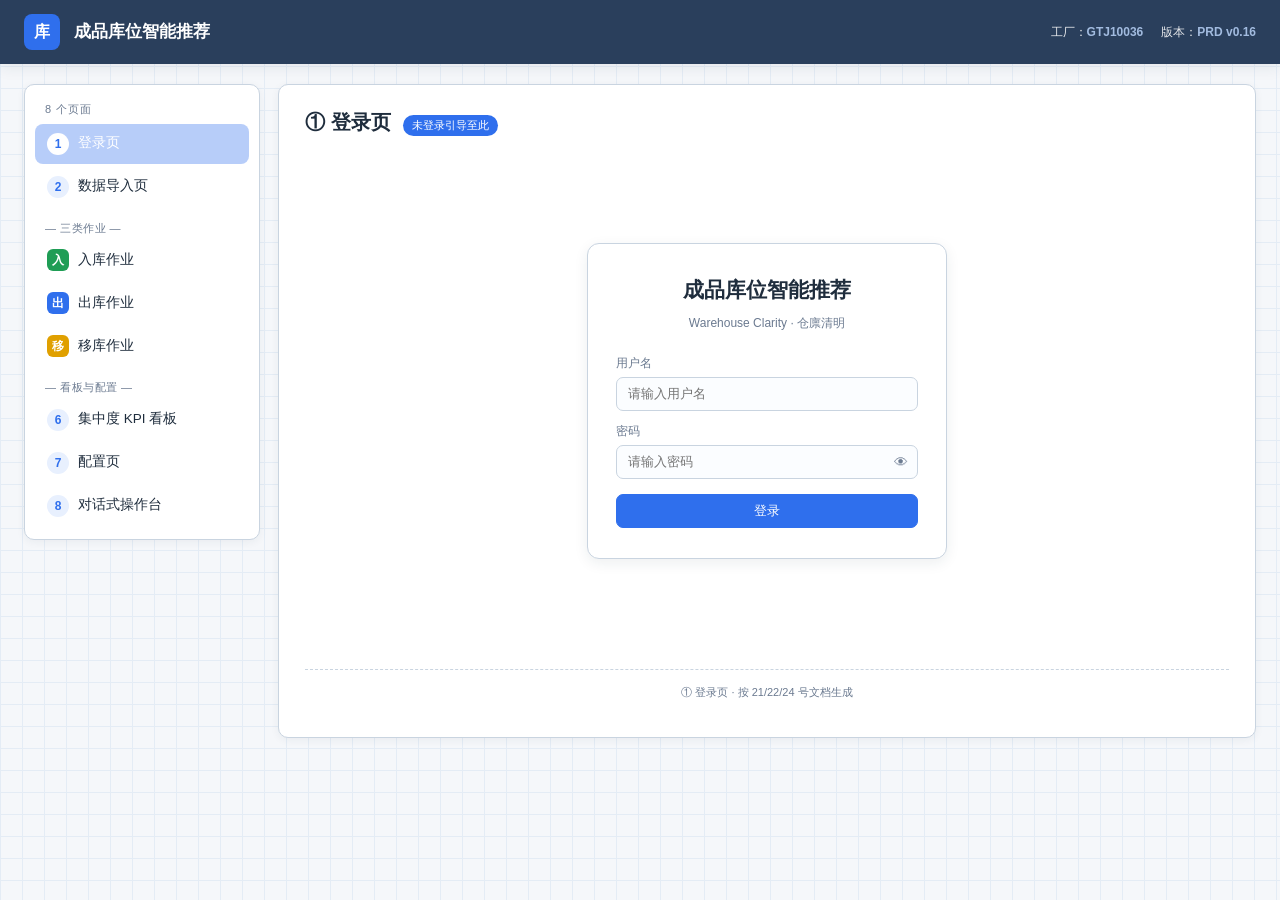
<file: backend/frontend/index.html>
<!DOCTYPE html>
<html lang="zh-CN">
<head>
<meta charset="UTF-8">
<meta http-equiv="refresh" content="0; url=login.html">
<title>成品库位智能推荐 · 入口</title>
</head>
<body>
正在跳转到登录页…如未自动跳转，请<a href="login.html">点击此处</a>。
</body>
</html>
</file>
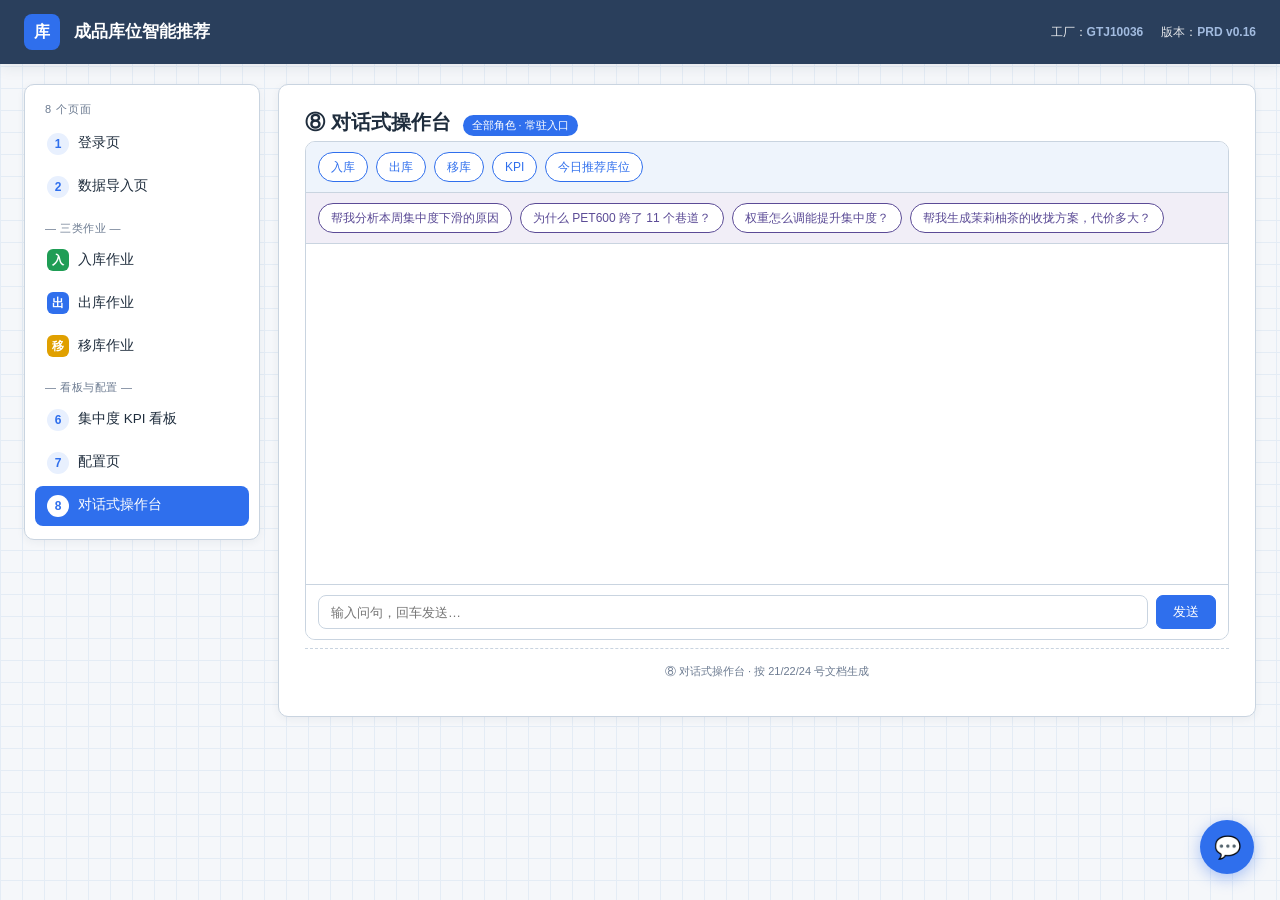
<file: backend/frontend/chat.html>
<!DOCTYPE html>
<html lang="zh-CN">
<head>
<meta charset="UTF-8">
<meta name="viewport" content="width=device-width, initial-scale=1.0">
<title>⑧ 对话式操作台 · 成品库位智能推荐</title>
<link rel="icon" href="data:,">
<link rel="stylesheet" href="assets/styles.css">
</head>
<body data-page="p8">

<header>
  <div class="logo">库</div>
  <h1>成品库位智能推荐</h1>
  <div class="meta">
    <span>工厂：<b>GTJ10036</b></span>
    <span>版本：<b>PRD v0.16</b></span>
  </div>
</header>

<div class="wrap">
  <nav>
    <div class="nt">8 个页面</div>
    <a href="login.html" data-tab="p1"><span class="num">1</span>登录页</a>
    <a href="data-import.html" data-tab="p2"><span class="num">2</span>数据导入页</a>
    <div class="grp">— 三类作业 —</div>
    <a href="inbound.html" data-tab="p3"><span class="op-ic" style="background:var(--green)">入</span>入库作业</a>
    <a href="outbound.html" data-tab="p4"><span class="op-ic" style="background:var(--blue)">出</span>出库作业</a>
    <a href="transfer.html" data-tab="p5"><span class="op-ic" style="background:var(--amber)">移</span>移库作业</a>
    <div class="grp">— 看板与配置 —</div>
    <a href="kpi-dashboard.html" data-tab="p6"><span class="num">6</span>集中度 KPI 看板</a>
    <a href="config.html" data-tab="p7"><span class="num">7</span>配置页</a>
    <a href="chat.html" data-tab="p8"><span class="num">8</span>对话式操作台</a>
  </nav>

  <main>
    <div class="sec-head"><h2>⑧ 对话式操作台</h2><span class="sec-tag">全部角色 · 常驻入口</span></div>

    <div class="chat">
      <div class="bar">
        <a class="qs" href="inbound.html">入库</a>
        <a class="qs" href="outbound.html">出库</a>
        <a class="qs" href="transfer.html">移库</a>
        <a class="qs" href="kpi-dashboard.html">KPI</a>
        <a class="qs" href="inbound.html">今日推荐库位</a>
      </div>
      <div class="bar bar2">
        <span class="qs l2">帮我分析本周集中度下滑的原因</span>
        <span class="qs l2">为什么 PET600 跨了 11 个巷道？</span>
        <span class="qs l2">权重怎么调能提升集中度？</span>
        <span class="qs l2">帮我生成茉莉柚茶的收拢方案，代价多大？</span>
      </div>
      <div class="body"></div>
      <div class="inputbar">
        <input id="chatInput" type="text" placeholder="输入问句，回车发送…" autocomplete="off">
        <button class="btn" id="chatSendBtn">发送</button>
      </div>
    </div>

    <div class="foot">⑧ 对话式操作台 · 按 21/22/24 号文档生成</div>
  </main>
</div>

<a href="chat.html" class="dock" title="对话式操作台">💬</a>
<script src="assets/app.js"></script>
<script>
(function () {
  // 对话台 L2 问句 chip 接线（spec「对话台 L2 问句 chip 触发统一入口」）：
  // 点击以 chip 文案为 question（不含 intent）调 /conversation/message；
  // write_intent=true 渲染二次确认卡（未确认不发写请求），否则 renderDualProduct 直出双产物。
  const body = document.querySelector('.chat .body');
  if (!body || !window.api || !window.renderDualProduct || !window.aiBody) return;

  document.querySelectorAll('.qs.l2').forEach(chip => {
    chip.addEventListener('click', () => ask(chip.textContent.trim()));
  });

  // 自由输入框（L2 自由输入走外部 LLM NLU）：回车或点击发送 → 同一 ask 通道。
  const input = document.getElementById('chatInput');
  const sendBtn = document.getElementById('chatSendBtn');
  function send() {
    const q = (input && input.value ? input.value : '').trim();
    if (!q) return;
    input.value = '';
    ask(q);
  }
  if (sendBtn) sendBtn.addEventListener('click', send);
  if (input) input.addEventListener('keydown', e => { if (e.key === 'Enter') send(); });

  async function ask(question) {
    const u = document.createElement('div');
    u.className = 'bub u';
    u.textContent = question;
    body.appendChild(u);
    const out = document.createElement('div');
    body.appendChild(out);
    try {
      const resp = await window.api('/conversation/message', { method: 'POST', body: window.aiBody({ question }) });
      if (resp.write_intent) renderConfirm(out, resp);
      else window.renderDualProduct(out, resp);
    } catch (e) {
      out.innerHTML = '<div class="ai-card degraded"><div class="rh">请求失败</div><div class="rb">'
        + window.escapeHtml((e.body && e.body.message) || e.message) + '</div></div>';
    }
  }

  function renderConfirm(out, resp) {
    // 写意图（③④）→ 二次确认卡；③ 确认后以 suggestion_id 调 weight/apply，④ 交移库落地流。
    const ai = resp.ai ? '<div class="cl"><b>建议</b><span>' + window.escapeHtml(resp.ai).replace(/\n/g, '<br>') + '</span></div>' : '';
    let action = '';
    if (resp.intent === 'WEIGHT_TUNE') {
      action = '<button class="btn warn" data-adopt>确认采纳（写权重）</button>';
    } else if (resp.intent === 'RELOCATE_PROPOSE') {
      action = '<a class="btn warn" style="text-decoration:none;" href="transfer.html">前往移库作业确认 ›</a>';
    }
    out.innerHTML = '<div class="confirm-card"><div class="ch">⚠ 二次确认卡 · 写操作（未确认不执行）</div>'
      + ai
      + '<div class="cbtn">' + action + '<button class="btn ghost" data-cancel>取消</button></div></div>';
    const adopt = out.querySelector('[data-adopt]');
    if (adopt) adopt.addEventListener('click', () => adoptWeight(out, resp));
    const cancel = out.querySelector('[data-cancel]');
    if (cancel) cancel.addEventListener('click', () => { cancel.textContent = '已取消'; });
  }

  async function adoptWeight(out, resp) {
    const sid = resp.rule && resp.rule.suggestion_id;
    if (!sid) { window.alert('缺少 suggestion_id，无法采纳'); return; }
    try {
      const r = await window.api('/llm/weight/apply', { method: 'POST', body: window.aiBody({ suggestion_id: sid }) });
      out.innerHTML = '<div class="ai-rule"><div class="rh">已采纳 · 权重已更新</div><div class="rb"><pre>'
        + window.escapeHtml(JSON.stringify(r, null, 2)) + '</pre></div></div>';
    } catch (e) {
      window.alert((e.body && e.body.message) || e.message);
    }
  }
})();
</script>
</body>
</html>
</file>
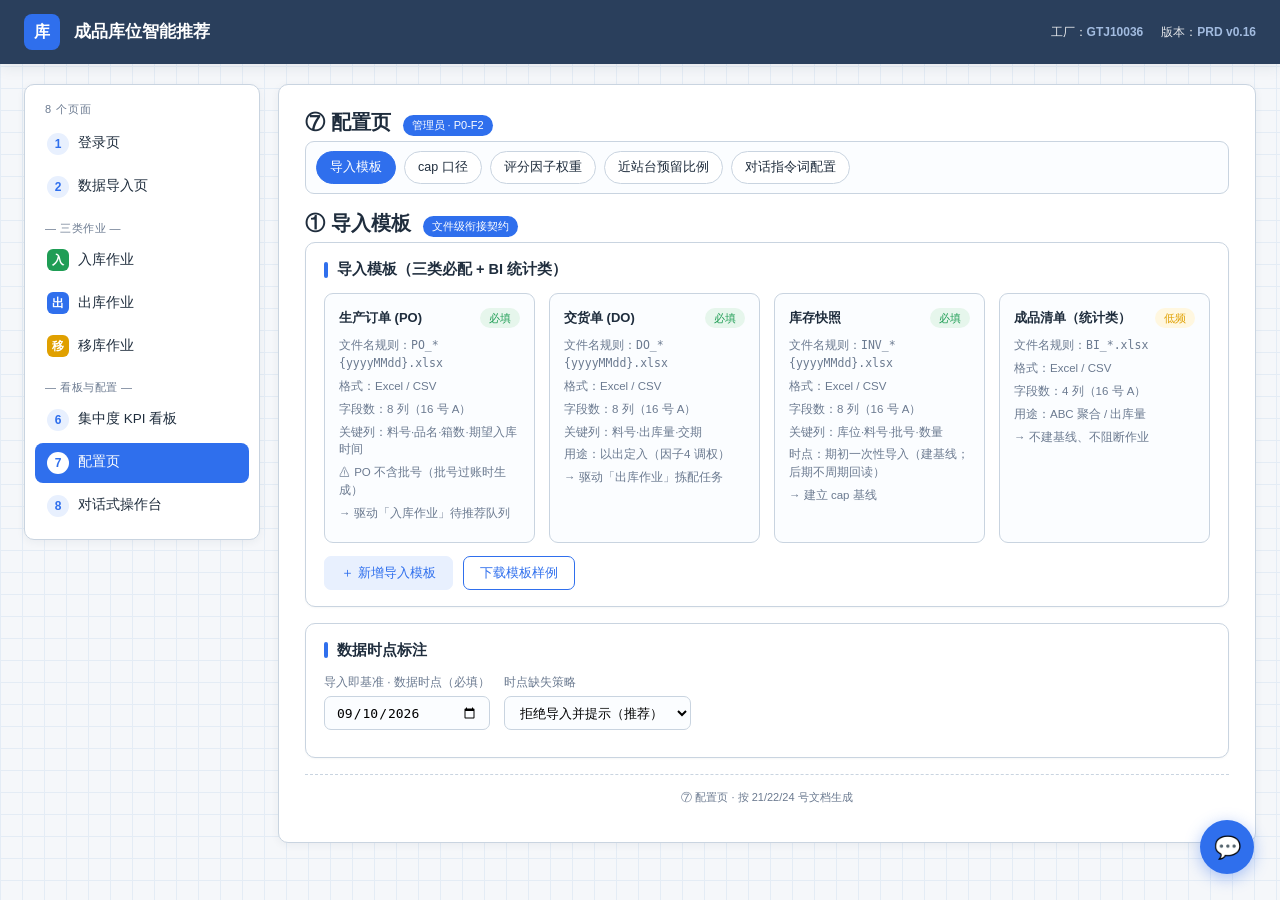
<file: backend/frontend/config.html>
<!DOCTYPE html>
<html lang="zh-CN">
<head>
<meta charset="UTF-8">
<meta name="viewport" content="width=device-width, initial-scale=1.0">
<title>⑦ 配置页 · 成品库位智能推荐</title>
<link rel="icon" href="data:,">
<link rel="stylesheet" href="assets/styles.css">
</head>
<body data-page="p7">

<header>
  <div class="logo">库</div>
  <h1>成品库位智能推荐</h1>
  <div class="meta">
    <span>工厂：<b>GTJ10036</b></span>
    <span>版本：<b>PRD v0.16</b></span>
  </div>
</header>

<div class="wrap">
  <nav>
    <div class="nt">8 个页面</div>
    <a href="login.html" data-tab="p1"><span class="num">1</span>登录页</a>
    <a href="data-import.html" data-tab="p2"><span class="num">2</span>数据导入页</a>
    <div class="grp">— 三类作业 —</div>
    <a href="inbound.html" data-tab="p3"><span class="op-ic" style="background:var(--green)">入</span>入库作业</a>
    <a href="outbound.html" data-tab="p4"><span class="op-ic" style="background:var(--blue)">出</span>出库作业</a>
    <a href="transfer.html" data-tab="p5"><span class="op-ic" style="background:var(--amber)">移</span>移库作业</a>
    <div class="grp">— 看板与配置 —</div>
    <a href="kpi-dashboard.html" data-tab="p6"><span class="num">6</span>集中度 KPI 看板</a>
    <a href="config.html" data-tab="p7"><span class="num">7</span>配置页</a>
    <a href="chat.html" data-tab="p8"><span class="num">8</span>对话式操作台</a>
  </nav>

  <main>
    <div class="sec-head"><h2>⑦ 配置页</h2><span class="sec-tag">管理员 · P0-F2</span></div>

    <div class="cf-subnav">
      <button class="active" data-ctab="c1">导入模板</button>
      <button data-ctab="c2">cap 口径</button>
      <button data-ctab="c3">评分因子权重</button>
      <button data-ctab="c4">近站台预留比例</button>
      <button data-ctab="c5">对话指令词配置</button>
    </div>

    <div id="p7">
      <!-- 7.1 导入模板 -->
      <div id="c1">
        <div class="sec-head"><h2>① 导入模板</h2><span class="sec-tag">文件级衔接契约</span></div>

        <div class="card">
          <h3>导入模板（三类必配 + BI 统计类）</h3>
          <div class="cf-tmpl">
            <div class="t">
              <div class="th">生产订单 (PO) <span class="pill ok">必填</span></div>
              <div class="line">文件名规则：<code>PO_*{yyyyMMdd}.xlsx</code></div>
              <div class="line">格式：Excel / CSV</div>
              <div class="line">字段数：8 列（16 号 A）</div>
              <div class="line">关键列：料号·品名·箱数·期望入库时间</div>
              <div class="line">⚠ PO 不含批号（批号过账时生成）</div>
              <div class="line">→ 驱动「入库作业」待推荐队列</div>
            </div>
            <div class="t">
              <div class="th">交货单 (DO) <span class="pill ok">必填</span></div>
              <div class="line">文件名规则：<code>DO_*{yyyyMMdd}.xlsx</code></div>
              <div class="line">格式：Excel / CSV</div>
              <div class="line">字段数：8 列（16 号 A）</div>
              <div class="line">关键列：料号·出库量·交期</div>
              <div class="line">用途：以出定入（因子4 调权）</div>
              <div class="line">→ 驱动「出库作业」拣配任务</div>
            </div>
            <div class="t">
              <div class="th">库存快照 <span class="pill ok">必填</span></div>
              <div class="line">文件名规则：<code>INV_*{yyyyMMdd}.xlsx</code></div>
              <div class="line">格式：Excel / CSV</div>
              <div class="line">字段数：8 列（16 号 A）</div>
              <div class="line">关键列：库位·料号·批号·数量</div>
              <div class="line">时点：期初一次性导入（建基线；后期不周期回读）</div>
              <div class="line">→ 建立 cap 基线</div>
            </div>
            <div class="t">
              <div class="th">成品清单（统计类） <span class="pill warn">低频</span></div>
              <div class="line">文件名规则：<code>BI_*.xlsx</code></div>
              <div class="line">格式：Excel / CSV</div>
              <div class="line">字段数：4 列（16 号 A）</div>
              <div class="line">用途：ABC 聚合 / 出库量</div>
              <div class="line">→ 不建基线、不阻断作业</div>
            </div>
          </div>
          <div style="margin-top:13px;display:flex;gap:10px;">
            <button class="btn soft">＋ 新增导入模板</button>
            <button class="btn ghost">下载模板样例</button>
          </div>
        </div>

        <div class="card">
          <h3>数据时点标注</h3>
          <div class="row">
            <div class="field"><label>导入即基准 · 数据时点（必填）</label><input value="2026-09-10" type="date"></div>
            <div class="field"><label>时点缺失策略</label>
              <select><option>拒绝导入并提示（推荐）</option><option>取文件修改时间</option></select></div>
          </div>
        </div>
      </div>

      <!-- 7.2 cap 口径 -->
      <div id="c2" class="hidden">
        <div class="sec-head"><h2>② cap 口径</h2><span class="sec-tag">P0-F9 巷道容量自维护</span></div>

        <div class="card">
          <h3>cap 计算公式</h3>
          <div class="row">
            <div class="field"><label>巷道总格数来源（cap_physical）</label>
              <select><option>巷道主数据（推荐）</option><option>库存快照推导（主数据到位前近似）</option></select></div>
            <div class="field"><label>已占格数计算时点</label>
              <select><option>基于数据时点快照</option></select></div>
          </div>
          <div style="font-size:13px;background:#fbfdff;border:1px solid var(--line);border-radius:7px;padding:11px 13px;">
            <code>cap_total[巷道] = cap_physical − 已占格数</code>
            <span class="pill" style="margin-left:8px;">按库位号前2位切片聚合</span>
          </div>
          <div class="field" style="margin-top:11px;">
            <label>cap 基线建立方式</label>
            <input value="导入库存快照 → 按巷道聚合建立基线 → 随事务增量维护">
          </div>
          <div class="field">
            <label>异常告警阈值（cap 维护异常 / 负 cap）</label>
            <input value="cap &lt; 0 或 单巷道占用率 &gt; 95% 触发告警">
          </div>
        </div>

        <div class="card">
          <h3>cap 基线示例（GTJ10036）</h3>
          <table>
            <tr><th>巷道</th><th>总格数</th><th>已占</th><th>剩余 cap</th><th>状态</th></tr>
            <tr><td><code>01</code></td><td>120</td><td>100</td><td>20</td><td><span class="pill warn">偏紧</span></td></tr>
            <tr><td><code>05</code></td><td>120</td><td>85</td><td>35</td><td><span class="pill ok">充足</span></td></tr>
            <tr><td><code>21</code></td><td>120</td><td>112</td><td>8</td><td><span class="pill warn">紧张</span></td></tr>
          </table>
        </div>
      </div>

      <!-- 7.3 评分因子权重 -->
      <div id="c3" class="hidden">
        <div class="sec-head"><h2>③ 评分因子权重</h2><span class="sec-tag">6 因子 · 权重滑块</span></div>

        <div class="card">
          <h3>6 因子权重（合计 100%）</h3>
          <div class="cf-slider"><span class="name">ABC 等级</span><input type="range" min="0" max="40" value="22"><span class="val">22%</span></div>
          <div class="cf-slider"><span class="name">巷道 cap（库容）</span><input type="range" min="0" max="40" value="20"><span class="val">20%</span></div>
          <div class="cf-slider"><span class="name">既有库位</span><input type="range" min="0" max="40" value="18"><span class="val">18%</span></div>
          <div class="cf-slider"><span class="name">站台就近</span><input type="range" min="0" max="40" value="16"><span class="val">16%</span></div>
          <div class="cf-slider"><span class="name">批次</span><input type="range" min="0" max="40" value="12"><span class="val">12%</span></div>
          <div class="cf-slider"><span class="name">连续性</span><input type="range" min="0" max="40" value="12"><span class="val">12%</span></div>
          <div style="display:flex;justify-content:space-between;align-items:center;margin-top:14px;">
            <span class="pill">合计：100%</span>
            <div style="display:flex;gap:10px;">
              <button class="btn ghost">重置默认</button>
              <button class="btn">保存并生效</button>
            </div>
          </div>
          <div style="margin-top:12px;border-top:1px dashed var(--line);padding-top:12px;">
            <button class="btn ghost" id="weightTuneBtn">🤖 AI 权重建议（影子模式 · 仅供参考）</button>
            <div id="weightAiResult" style="margin-top:10px;"></div>
          </div>
        </div>

        <div class="card">
          <h3>6 因子 → 数据来源</h3>
          <table>
            <tr><th>#</th><th>因子</th><th>来源（文件级）</th></tr>
            <tr><td>1</td><td>ABC</td><td>成品清单按料号聚合出库量→帕累托</td></tr>
            <tr><td>2</td><td>巷道 cap</td><td>库存快照按巷道聚合</td></tr>
            <tr><td>3</td><td>既有库位</td><td>库存快照按料号→去重巷道集</td></tr>
            <tr><td>4</td><td>站台就近</td><td>巷道-站台主数据（需补充导出）+ DO 出库量</td></tr>
            <tr><td>5</td><td>批次</td><td>库存快照既有批号分布（代理）</td></tr>
            <tr><td>6</td><td>连续性</td><td>库存快照库位编码相邻性</td></tr>
          </table>
        </div>
      </div>

      <!-- 7.4 近站台预留比例 -->
      <div id="c4" class="hidden">
        <div class="sec-head"><h2>④ 近站台预留比例</h2><span class="sec-tag">F3 批量分配子能力</span></div>

        <div class="card">
          <h3>预留参数</h3>
          <div class="cf-slider"><span class="name">A 类预留比例</span><input type="range" min="0" max="80" value="40"><span class="val">40%</span></div>
          <div class="cf-slider"><span class="name">超时释放时点</span><input type="range" min="12" max="22" value="18"><span class="val">18:00</span></div>
          <div class="cf-toggle"><div class="cf-switch" id="reserveSwitch"></div> 非 A 类订单不得占用预留带（强制）</div>
        </div>

        <div class="card">
          <h3>近站台巷道集（预留作用域）</h3>
          <div class="cf-tmpl">
            <div class="t"><div class="th">巷道 01 <span class="pill ok">近站台</span></div>
              <div class="line">就近站台：A（权重 0.9）</div>
              <div class="line">总 cap：120 板</div></div>
            <div class="t"><div class="th">巷道 02 <span class="pill ok">近站台</span></div>
              <div class="line">就近站台：A（权重 0.9）</div>
              <div class="line">总 cap：120 板</div></div>
            <div class="t"><div class="th">巷道 21 <span class="pill warn">远站台</span></div>
              <div class="line">就近站台：B（权重 0.3）</div>
              <div class="line">总 cap：120 板</div></div>
          </div>
        </div>

        <div class="card">
          <h3>容量分配可视化（以巷道总 cap=100 板示意）</h3>
          <div class="cf-bar">
            <div class="r" style="width:40%"></div>
            <div class="u" style="width:60%"></div>
          </div>
          <div class="cf-legend">
            <span class="lr">预留带（A 类专用）40%</span>
            <span class="lu">可用（非 A 类上限）60%</span>
          </div>
          <div style="margin-top:10px;font-size:12.5px;color:var(--muted);line-height:1.7;">
            <code>cap_physical = 巷道物理总格数</code>（固定容量，来自巷道主数据）<br>
            <code>cap_total = cap_physical − 已占格数</code>（当前剩余可用）<br>
            <code>cap_reserved = cap_physical × 近站台预留比例</code>（<b>固定预留带</b>；仅近站台巷道，默认 40%）<br>
            <code>cap_usable = max(cap_total − cap_reserved, 0)</code>（非 A 类可用；B/C 类受物理总格 60% 上限）<br>
            A 类可用 <code>cap_total</code>（含预留带）；超时（如 18:00）未用完自动释放给 B/C 类。
          </div>
        </div>
      </div>

      <!-- 7.5 对话指令词配置 -->
      <div id="c5" class="hidden">
        <div class="sec-head"><h2>⑤ 对话指令词配置</h2><span class="sec-tag">对话式操作台 · 指令→功能映射</span></div>

        <div class="card">
          <h3>指令词映射表</h3>
          <table>
            <tr><th>指令 / 示例话术</th><th>映射到功能</th><th>类型</th><th>状态</th></tr>
            <tr><td>"今天这批货放哪" / "跑一下今日推荐"</td><td>触发入库作业队列批量分配</td><td><span class="pill">读（待确认）</span></td><td><span class="pill ok">启用</span></td></tr>
            <tr><td>"PO-01 按推荐入库"</td><td>入库作业 · 落位执行</td><td><span class="pill warn">写（需确认）</span></td><td><span class="pill ok">启用</span></td></tr>
            <tr><td>"查 DO-88 的顺路取顺序"</td><td>出库作业 · 顺路取查看</td><td><span class="pill">读</span></td><td><span class="pill ok">启用</span></td></tr>
            <tr><td>"把 21 巷道的茉莉柚茶收拢到 01"</td><td>移库作业 · 移库执行</td><td><span class="pill warn">写（需确认）</span></td><td><span class="pill ok">启用</span></td></tr>
            <tr><td>"今天跨巷道数多少" / "爆款集中度"</td><td>KPI 看板</td><td><span class="pill">读</span></td><td><span class="pill ok">启用</span></td></tr>
          </table>
          <div style="margin-top:13px;display:flex;gap:10px;">
            <button class="btn soft">＋ 新增指令词</button>
            <button class="btn ghost">导入话术模板</button>
          </div>
        </div>

        <div class="card">
          <h3>对话台层级与意图识别（可渐进）</h3>
          <table>
            <tr><th>层级</th><th>做法</th><th>是否需模型</th></tr>
            <tr><td>L0 按钮入口</td><td>快捷指令按钮 + 表单（data-goto 直达作业页）</td><td>否（首期必做）</td></tr>
            <tr><td>L2 外部 LLM 问句</td><td>调用外部 LLM 做意图分类与分析建议（按 12.5 脱敏）</td><td>是·外部（可选增强）</td></tr>
          </table>
        </div>

        <div class="card">
          <h3>冷路径 AI 辅助开关（09 原则④ · 一键关闭）</h3>
          <div class="cf-toggle">
            <div class="cf-switch" id="aiSwitch" data-toggle="ai"></div>
            <span>冷路径 AI 辅助（L2 外部 LLM）当前：<b id="aiSwitchState" style="color:var(--green)">开启</b> · 仅管理员可切换 · 关闭后对话台仅保留 L0 结构化入口</span>
          </div>
        </div>
      </div>
    </div>

    <div class="foot">⑦ 配置页 · 按 21/22/24 号文档生成</div>
  </main>
</div>

<a href="chat.html" class="dock" title="对话式操作台常驻浮窗">💬</a>
<script src="assets/app.js"></script>
<script>
(function () {
  if (!window.api || !window.renderDualProduct || !window.aiBody) return;

  // ③ 权重影子建议卡（spec「p7 权重影子建议卡」）：影子模式不生效；采纳经二次确认。
  const btn = document.getElementById('weightTuneBtn');
  const out = document.getElementById('weightAiResult');
  if (!btn || !out) return;
  btn.addEventListener('click', async () => {
    out.innerHTML = '<div class="state loading"><span class="spin"></span>权重建议分析中…</div>';
    try {
      const resp = await window.api('/llm/weight/tune', { method: 'POST', body: window.aiBody({}) });
      renderWeight(out, resp);
    } catch (e) {
      out.innerHTML = '<div class="state error">' + window.escapeHtml((e.body && e.body.message) || e.message) + '</div>';
    }
  });

  function renderWeight(out, resp) {
    // 样本不足：只展示统计摘要，不渲染 AI 叙事、不显示采纳按钮（spec「样本不足」）。
    if (resp.degraded_reason === 'insufficient_samples') {
      const m = (resp.rule && resp.rule.metrics) || {};
      out.innerHTML = '<div class="ai-card degraded"><div class="rh">AI 权重建议（样本不足）</div>'
        + '<div class="rb">历史批次样本 ' + (m.sample_size != null ? m.sample_size : '—')
        + ' / 需 ≥ ' + (m.required_sample_size != null ? m.required_sample_size : 50)
        + '，暂不产出建议（不显示采纳）。</div></div>';
      return;
    }
    // 正常：rule 数值 + ai 琥珀叙事同屏；影子模式不生效，采纳走二次确认。
    window.renderDualProduct(out, resp);
    const sid = resp.rule && resp.rule.suggestion_id;
    if (sid) {
      const bar = document.createElement('div');
      bar.className = 'batchfoot';
      bar.style.marginTop = '10px';
      bar.innerHTML = '<span class="pill warn">影子模式 · 未生效</span>'
        + '<button class="btn warn" id="weightAdoptBtn">采纳（二次确认）</button>';
      out.appendChild(bar);
      bar.querySelector('#weightAdoptBtn').addEventListener('click', () => {
        if (!window.confirm('确认采纳该权重建议？采纳后写入 WeightConfig 并保留历史版本。')) return;
        window.api('/llm/weight/apply', { method: 'POST', body: window.aiBody({ suggestion_id: sid }) })
          .then(r => { out.innerHTML = '<div class="state success">已采纳 · 版本 ' + r.version_no + '</div>'; })
          .catch(e => { out.innerHTML = '<div class="state error">' + window.escapeHtml((e.body && e.body.message) || e.message) + '</div>'; });
      });
    }
  }
})();
</script>
</body>
</html>
</file>
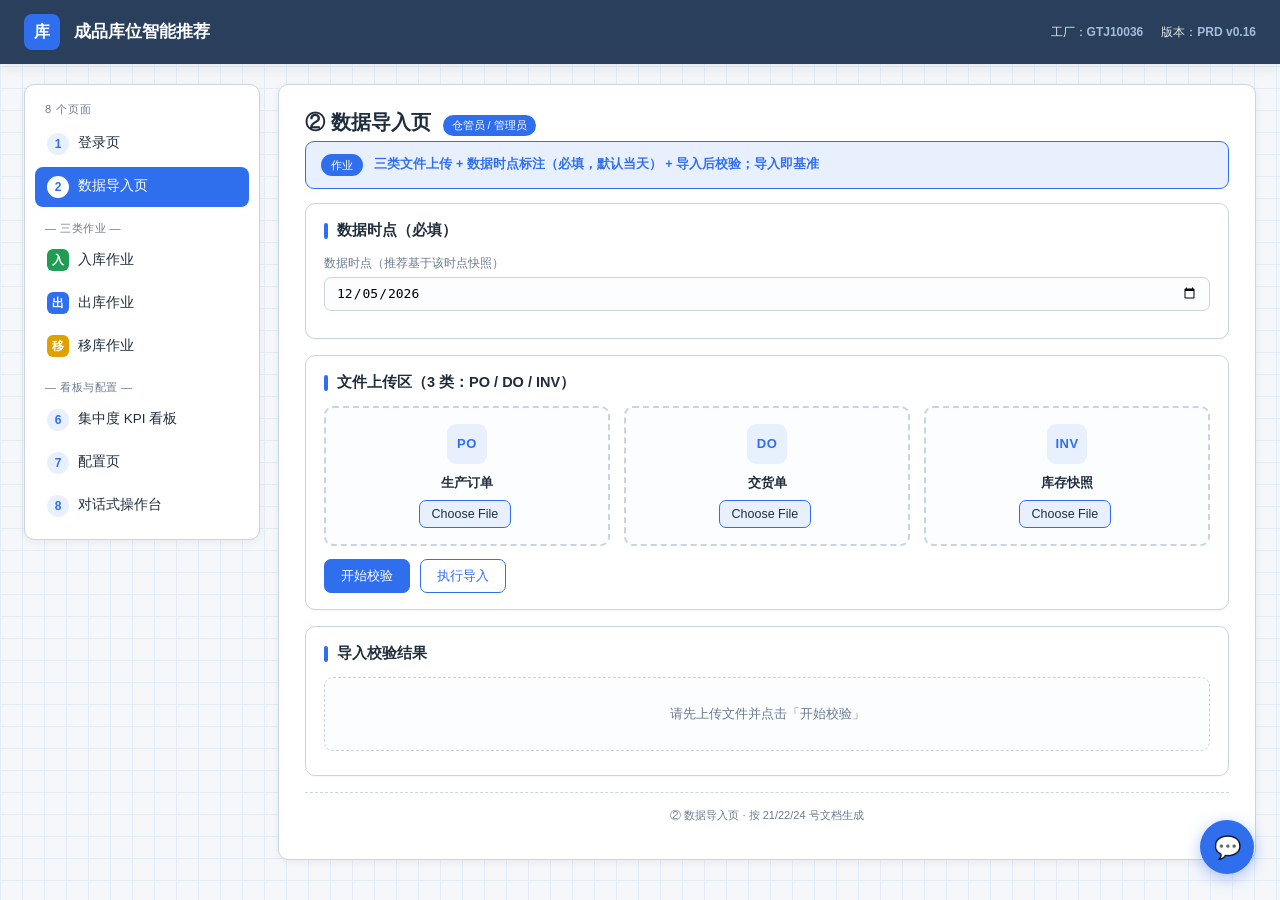
<file: backend/frontend/data-import.html>
<!DOCTYPE html>
<html lang="zh-CN">
<head>
<meta charset="UTF-8">
<meta name="viewport" content="width=device-width, initial-scale=1.0">
<title>② 数据导入页 · 成品库位智能推荐</title>
<link rel="icon" href="data:,">
<link rel="stylesheet" href="assets/styles.css">
</head>
<body data-page="p2">

<header>
  <div class="logo">库</div>
  <h1>成品库位智能推荐</h1>
  <div class="meta">
    <span>工厂：<b>GTJ10036</b></span>
    <span>版本：<b>PRD v0.16</b></span>
  </div>
</header>

<div class="wrap">
  <nav>
    <div class="nt">8 个页面</div>
    <a href="login.html" data-tab="p1"><span class="num">1</span>登录页</a>
    <a href="data-import.html" data-tab="p2"><span class="num">2</span>数据导入页</a>
    <div class="grp">— 三类作业 —</div>
    <a href="inbound.html" data-tab="p3"><span class="op-ic" style="background:var(--green)">入</span>入库作业</a>
    <a href="outbound.html" data-tab="p4"><span class="op-ic" style="background:var(--blue)">出</span>出库作业</a>
    <a href="transfer.html" data-tab="p5"><span class="op-ic" style="background:var(--amber)">移</span>移库作业</a>
    <div class="grp">— 看板与配置 —</div>
    <a href="kpi-dashboard.html" data-tab="p6"><span class="num">6</span>集中度 KPI 看板</a>
    <a href="config.html" data-tab="p7"><span class="num">7</span>配置页</a>
    <a href="chat.html" data-tab="p8"><span class="num">8</span>对话式操作台</a>
  </nav>

  <main>
    <div class="sec-head"><h2>② 数据导入页</h2><span class="sec-tag">仓管员 / 管理员</span></div>

    <div class="op-banner">
      <span class="tag">作业</span>
      <b>三类文件上传 + 数据时点标注（必填，默认当天） + 导入后校验；导入即基准</b>
    </div>

    <div class="card">
      <h3>数据时点（必填）</h3>
      <div class="row">
        <div class="field" style="flex:1;">
          <label>数据时点（推荐基于该时点快照）</label>
          <input id="importDataTime" value="2026-09-10" type="date">
        </div>
      </div>
    </div>

    <div class="card">
      <h3>文件上传区（3 类：PO / DO / INV）</h3>
      <div class="upzone" id="importUploadZone">
        <div class="uz" data-slot="PO">
          <div class="ic">PO</div>
          <div class="nm">生产订单</div>
          <input type="file" data-file-type="PO" accept=".xlsx,.csv">
        </div>
        <div class="uz" data-slot="DO">
          <div class="ic">DO</div>
          <div class="nm">交货单</div>
          <input type="file" data-file-type="DO" accept=".xlsx,.csv">
        </div>
        <div class="uz" data-slot="INV">
          <div class="ic">INV</div>
          <div class="nm">库存快照</div>
          <input type="file" data-file-type="INV" accept=".xlsx,.csv">
        </div>
      </div>
      <div style="margin-top:13px;display:flex;gap:10px;">
        <button class="btn" id="importValidateBtn">开始校验</button>
        <button class="btn ghost" id="importExecuteBtn">执行导入</button>
      </div>
    </div>

    <div class="card">
      <h3>导入校验结果</h3>
      <div id="importReceipt" class="state empty">请先上传文件并点击「开始校验」</div>
      <div class="tbl-scroll hidden" id="importReceiptWrap">
        <table id="importReceiptTable">
          <tr><th>文件</th><th>解析条数</th><th>字段命中</th><th>口径异常</th><th>状态</th></tr>
        </table>
      </div>
    </div>

    <div class="foot">② 数据导入页 · 按 21/22/24 号文档生成</div>
  </main>
</div>

<a href="chat.html" class="dock" title="对话式操作台常驻浮窗">💬</a>
<script src="assets/app.js"></script>
<script>
(function () {
  const dataTime = document.getElementById('importDataTime');
  const receiptEl = document.getElementById('importReceipt');
  const tableEl = document.getElementById('importReceiptTable');
  const wrapEl = document.getElementById('importReceiptWrap');
  if (!dataTime || !receiptEl || !tableEl || !wrapEl) return;

  const esc = (s) => window.escapeHtml(s);   // 回执字段来自后端，仍按不可信处理（防注入）。

  dataTime.value = new Date().toISOString().slice(0, 10);   // 时点默认当天（spec「数据时点标注与导入即基准」）

  const files = {};        // file_type -> { filename, content_base64 }
  let sessionNo = null;

  document.querySelectorAll('#importUploadZone input[data-file-type]').forEach(inp => {
    inp.addEventListener('change', async () => {
      const ft = inp.dataset.fileType;
      if (!inp.files.length) return;
      const f = inp.files[0];
      files[ft] = { filename: f.name, content_base64: await readFileAsBase64(f) };
      const card = inp.closest('.uz');
      card.classList.add('ok');
    });
  });

  document.getElementById('importValidateBtn').addEventListener('click', async () => {
    if (!dataTime.value) { setState(receiptEl, 'error', { text: '数据时点为必填' }); return; }
    setState(receiptEl, 'loading', { text: '校验中…' });
    try {
      const created = await window.api('/import/session', {
        method: 'POST', body: { data_time: dataTime.value + 'T00:00:00' }
      });
      sessionNo = created.session_no;
      for (const ft of Object.keys(files)) {
        await window.api('/import/upload', {
          method: 'POST', body: Object.assign({ session_no: sessionNo, file_type: ft }, files[ft])
        });
      }
      const res = await window.api('/import/validate', { method: 'POST', body: { session_no: sessionNo } });
      renderImportReceipt(res.receipt);
      setState(receiptEl, res.status === 'FAILED' ? 'error' : 'success', {
        text: '校验完成：成功 ' + res.receipt.success_files + ' 类 / 失败 ' + res.receipt.failed_files + ' 类'
      });
    } catch (e) {
      setState(receiptEl, 'error', { text: (e.body && e.body.message) || e.message, retry: '重试', onRetry: () => location.reload() });
    }
  });

  document.getElementById('importExecuteBtn').addEventListener('click', async () => {
    if (!sessionNo) { setState(receiptEl, 'error', { text: '请先开始校验' }); return; }
    setState(receiptEl, 'loading', { text: '导入中…' });
    try {
      const res = await window.api('/import/execute', { method: 'POST', body: { session_no: sessionNo } });
      renderImportReceipt(res.receipt);
      setState(receiptEl, 'success', { text: '导入完成（' + res.status + '）' });
    } catch (e) {
      setState(receiptEl, 'error', { text: (e.body && e.body.message) || e.message });
    }
  });

  // 校验结果表按真实回执渲染（替换硬编码「通过」）。
  function renderImportReceipt(receipt) {
    if (!receipt || !Array.isArray(receipt.files)) { setState(receiptEl, 'error', { text: '回执缺少明细' }); return; }
    const rows = ['<tr><th>文件</th><th>解析条数</th><th>字段命中</th><th>口径异常</th><th>状态</th></tr>'];
    receipt.files.forEach(f => {
      const ok = f.status === 'PASSED';
      rows.push(
        '<tr><td>' + esc(f.file_type) + ' · ' + esc(f.filename) + '</td>' +
        '<td>' + f.rows + '</td><td>' + f.fields_hit + '</td><td>' + esc(f.anomalies) + '</td>' +
        '<td><span class="pill ' + (ok ? 'ok' : 'red') + '">' + (ok ? '通过' : '失败') + '</span></td></tr>'
      );
    });
    tableEl.innerHTML = rows.join('');
    wrapEl.classList.remove('hidden');
  }
})();
</script>
</body>
</html>
</file>
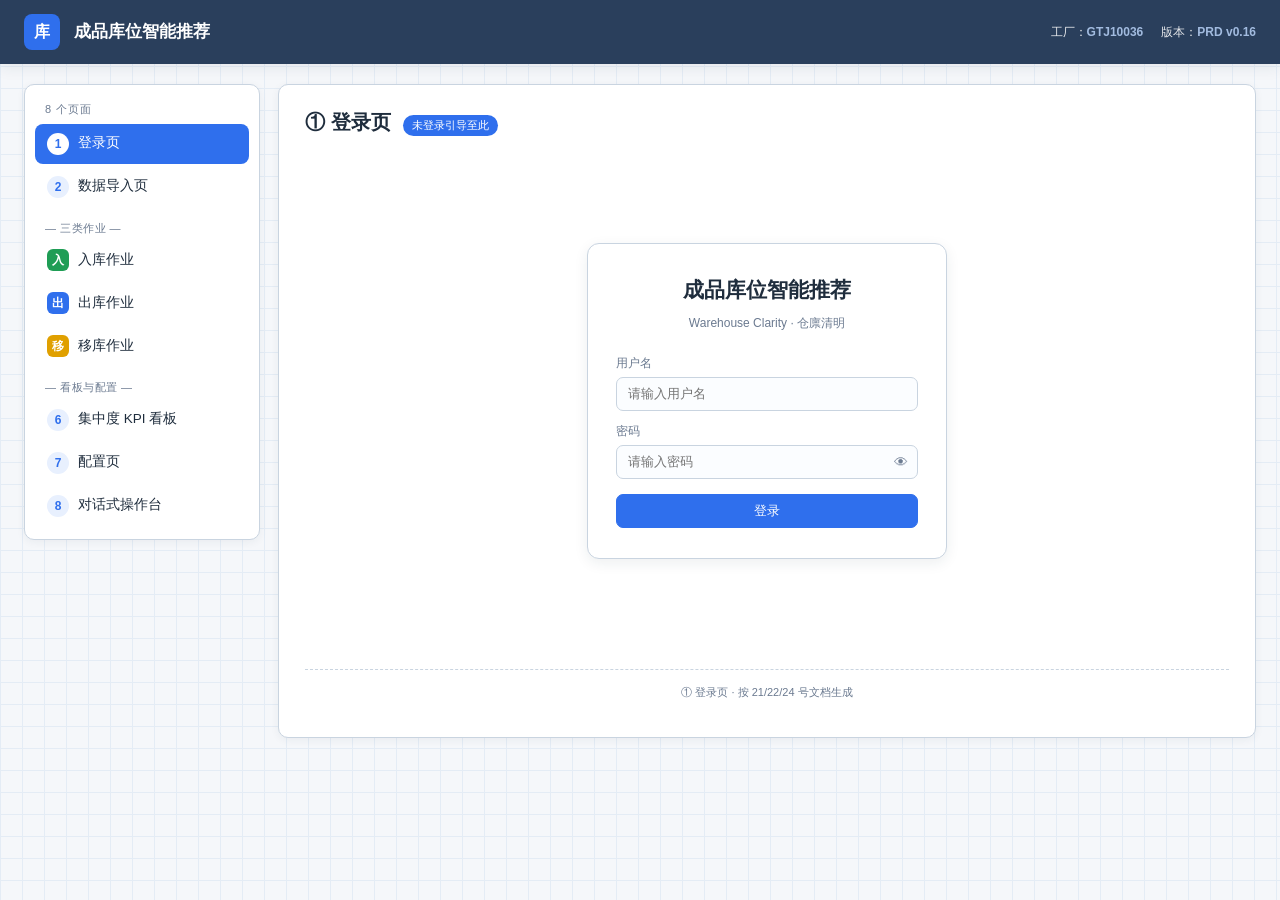
<file: backend/frontend/login.html>
<!DOCTYPE html>
<html lang="zh-CN">
<head>
<meta charset="UTF-8">
<meta name="viewport" content="width=device-width, initial-scale=1.0">
<title>① 登录页 · 成品库位智能推荐</title>
<link rel="icon" href="data:,">
<link rel="stylesheet" href="assets/styles.css">
</head>
<body data-page="p1">

<header>
  <div class="logo">库</div>
  <h1>成品库位智能推荐</h1>
  <div class="meta">
    <span>工厂：<b>GTJ10036</b></span>
    <span>版本：<b>PRD v0.16</b></span>
  </div>
</header>

<div class="wrap">
  <nav>
    <div class="nt">8 个页面</div>
    <a href="login.html" data-tab="p1"><span class="num">1</span>登录页</a>
    <a href="data-import.html" data-tab="p2"><span class="num">2</span>数据导入页</a>
    <div class="grp">— 三类作业 —</div>
    <a href="inbound.html" data-tab="p3"><span class="op-ic" style="background:var(--green)">入</span>入库作业</a>
    <a href="outbound.html" data-tab="p4"><span class="op-ic" style="background:var(--blue)">出</span>出库作业</a>
    <a href="transfer.html" data-tab="p5"><span class="op-ic" style="background:var(--amber)">移</span>移库作业</a>
    <div class="grp">— 看板与配置 —</div>
    <a href="kpi-dashboard.html" data-tab="p6"><span class="num">6</span>集中度 KPI 看板</a>
    <a href="config.html" data-tab="p7"><span class="num">7</span>配置页</a>
    <a href="chat.html" data-tab="p8"><span class="num">8</span>对话式操作台</a>
  </nav>

  <main>
    <div class="sec-head"><h2>① 登录页</h2><span class="sec-tag">未登录引导至此</span></div>

    <div class="login-wrap">
      <div class="login-card">
        <h2>成品库位智能推荐</h2>
        <div class="sub-title">Warehouse Clarity · 仓廪清明</div>
        <div class="login-err" id="loginErr">账号或密码错误，请重试</div>
        <div class="field">
          <label>用户名</label>
          <input id="loginUser" placeholder="请输入用户名" autocomplete="off">
        </div>
        <div class="field">
          <label>密码</label>
          <div class="pwd-wrap">
            <input id="loginPwd" type="password" placeholder="请输入密码">
            <span class="pwd-toggle" id="pwdToggle" title="显示/隐藏密码">👁</span>
          </div>
        </div>
        <button class="btn" id="loginBtn">登录</button>
      </div>
    </div>

    <div class="foot">① 登录页 · 按 21/22/24 号文档生成</div>
  </main>
</div>

<script src="assets/app.js"></script>
</body>
</html>
</file>
<file: backend/frontend/assets/styles.css>
/* ============================================================
 * 成品库位智能推荐 · 共享样式表
 * 设计令牌来源：21 号设计系统（柔和调）
 * 组件规格来源：22 号前端页面设计规格
 * ============================================================ */

/* ============ 设计令牌（21 号 §3 · 柔和调） ============ */
:root{
  --bg:#f5f7fa; --panel:#fff; --ink:#1f2d3d; --muted:#6b7a90;
  --line:#c9d4e0; --blue:#2f6fed; --blue-soft:#e8f0fe;
  --amber:#e0a000; --amber-soft:#fff7e0; --green:#1f9d55; --red:#d64545;
  --grid:#e4ecf5;
  --shadow-sm:0 1px 2px rgba(31,45,61,.04);
  --shadow:0 2px 8px rgba(31,45,61,.06);
  --shadow-md:0 4px 14px rgba(31,45,61,.08);
}

/* ============ 基础（21 号 §四 / §五） ============ */
*{box-sizing:border-box;}
body{
  margin:0;font-family:-apple-system,"Segoe UI","PingFang SC","Microsoft YaHei",sans-serif;
  color:var(--ink);
  background:
    linear-gradient(var(--grid) 1px,transparent 1px) 0 0/22px 22px,
    linear-gradient(90deg,var(--grid) 1px,transparent 1px) 0 0/22px 22px,var(--bg);
  font-size:14px;line-height:1.5;
}
/* 等宽渲染仓库编码（21 号 §六） */
code,.mc,.onum{font-family:ui-monospace,Menlo,Consolas,monospace;}

/* ============ 顶部品牌区 ============ */
header{
  display:flex;align-items:center;gap:14px;
  padding:14px 24px;background:#2a3f5c;color:#fff;
  box-shadow:var(--shadow-md);position:sticky;top:0;z-index:50;
}
header .logo{
  width:36px;height:36px;border-radius:8px;background:var(--blue);
  display:flex;align-items:center;justify-content:center;
  font-weight:700;font-size:16px;
}
header h1{font-size:17px;margin:0;font-weight:600;}
header .meta{margin-left:auto;font-size:12px;opacity:.88;display:flex;gap:18px;flex-wrap:wrap;}
header .meta b{color:#b3cdf2;font-weight:600;}

/* ============ 主布局 ============ */
.wrap{display:flex;gap:18px;padding:20px 24px;align-items:flex-start;}

/* 左侧导航（21 号 §3.5 作业三色圆标） */
nav{
  width:236px;flex:0 0 236px;padding:10px;
  position:sticky;top:78px;max-height:calc(100vh - 100px);overflow:auto;
  background:var(--panel);border:1px solid var(--line);border-radius:10px;
  box-shadow:var(--shadow);
}
nav .nt{font-size:11px;color:var(--muted);letter-spacing:1px;padding:6px 10px;text-transform:uppercase;}
nav a{
  display:flex;align-items:center;gap:9px;width:100%;text-align:left;
  border:none;background:transparent;padding:9px 12px;border-radius:8px;
  font-size:13.5px;color:var(--ink);cursor:pointer;margin-bottom:3px;
  text-decoration:none;transition:background .15s;
}
nav a .num{
  width:22px;height:22px;flex:0 0 22px;border-radius:50%;
  background:var(--blue-soft);color:var(--blue);
  font-size:12px;font-weight:700;display:flex;align-items:center;justify-content:center;
}
nav a .op-ic{
  width:22px;height:22px;flex:0 0 22px;border-radius:6px;
  font-size:12px;font-weight:700;color:#fff;
  display:flex;align-items:center;justify-content:center;
}
nav a:hover{background:var(--blue-soft);}
nav a.active{background:var(--blue);color:#fff;}
nav a.active .num{background:#fff;color:var(--blue);}
nav a.active .op-ic{background:#fff !important;color:var(--blue) !important;}
nav .grp{font-size:11px;color:var(--muted);padding:10px 10px 4px;letter-spacing:.5px;}

/* 主内容区 */
main{flex:1;min-width:0;padding:22px 26px;min-height:600px;
  background:var(--panel);border:1px solid var(--line);border-radius:10px;box-shadow:var(--shadow);}

.sec-head{display:flex;align-items:baseline;gap:12px;margin-bottom:4px;flex-wrap:wrap;}
.sec-head h2{font-size:20px;margin:0;font-weight:600;}
.sec-tag{font-size:11px;color:#fff;background:var(--blue);padding:2px 9px;border-radius:20px;}

/* ============ 通用组件（21 号 §7） ============ */
.card{
  margin-bottom:16px;padding:16px 18px;
  background:var(--panel);border:1px solid var(--line);border-radius:10px;
  box-shadow:var(--shadow-sm);
}
.card h3{
  margin:0 0 12px;font-size:14.5px;font-weight:600;
  display:flex;align-items:center;gap:9px;
}
.card h3::before{content:"";width:4px;height:16px;background:var(--blue);border-radius:2px;}

.row{display:flex;gap:14px;flex-wrap:wrap;}
.field{display:flex;flex-direction:column;gap:5px;margin-bottom:11px;}
.field label{font-size:12px;color:var(--muted);}
.field input,.field select{
  height:34px;border:1px solid var(--line);border-radius:7px;padding:0 11px;
  font-size:13px;background:#fbfdff;outline:none;transition:border-color .15s,box-shadow .15s;
}
.field input:focus,.field select:focus{border-color:var(--blue);box-shadow:0 0 0 3px var(--blue-soft);}
.field input.err{border-color:var(--red);box-shadow:0 0 0 3px #fbecec;}

/* 按钮（21 号 §7.1） */
.btn{
  height:34px;padding:0 16px;border-radius:7px;border:1px solid var(--blue);
  background:var(--blue);color:#fff;font-size:13px;cursor:pointer;
  transition:filter .15s,box-shadow .15s;font-family:inherit;
}
.btn:hover{filter:brightness(1.07);box-shadow:var(--shadow-sm);}
.btn.ghost{background:#fff;color:var(--blue);}
.btn.soft{background:var(--blue-soft);border-color:var(--blue-soft);color:var(--blue);}
.btn.warn{background:var(--amber);border-color:var(--amber);}
.btn:disabled{opacity:.6;cursor:not-allowed;}

/* 状态药丸（21 号 §7.3） */
.pill{
  display:inline-flex;align-items:center;gap:5px;
  font-size:11px;padding:2px 9px;border-radius:20px;
  background:var(--blue-soft);color:var(--blue);font-weight:500;white-space:nowrap;
}
.pill.warn{background:var(--amber-soft);color:var(--amber);}
.pill.ok{background:#e6f6ec;color:var(--green);}
.pill.red{background:#fbecec;color:var(--red);}

/* 表格 */
table{width:100%;border-collapse:collapse;font-size:12.5px;}
th,td{border:1px solid var(--line);padding:8px 10px;text-align:left;vertical-align:top;}
th{background:#f0f5fb;font-weight:600;color:var(--muted);font-size:11.5px;}
td code{background:#f0f5fb;padding:1px 6px;border-radius:4px;font-size:11.5px;color:#3a4a5e;}

.hidden{display:none;}

/* ============ 四态占位（21 号 §7.11） ============ */
.state{padding:26px 20px;text-align:center;color:var(--muted);
  border:1px dashed var(--line);border-radius:9px;background:#fbfdff;
  font-size:12.5px;line-height:1.6;margin:8px 0;}
.state .ic{font-size:22px;margin-bottom:6px;}
.state.empty{color:var(--muted);}
.state.loading{color:var(--blue);}
.state.success{color:var(--green);border-color:var(--green);border-style:solid;background:#e6f6ec;}
.state.error{color:var(--red);border-color:var(--red);border-style:solid;background:#fbecec;}
.state .retry{margin-top:8px;}
.spin{display:inline-block;width:16px;height:16px;border:2px solid var(--blue-soft);
  border-top-color:var(--blue);border-radius:50%;animation:spin .8s linear infinite;vertical-align:-3px;margin-right:6px;}
@keyframes spin{to{transform:rotate(360deg);}}

/* 作业横幅（21 号 §7.8） */
.op-banner{
  border:1px solid var(--blue);background:var(--blue-soft);
  border-radius:9px;padding:12px 15px;margin-bottom:14px;
  font-size:12.5px;line-height:1.65;
}
.op-banner .tag{
  display:inline-block;background:var(--blue);color:#fff;
  font-size:11px;padding:2px 10px;border-radius:20px;margin-right:8px;vertical-align:middle;
}
.op-banner b{color:var(--blue);}

/* 流程状态卡（21 号 §7.2 / §7.8） */
.flow{display:flex;align-items:center;flex-wrap:wrap;margin:8px 0;}
.node{display:inline-flex;align-items:center;gap:7px;padding:6px 13px;border-radius:20px;
  font-size:12px;font-weight:600;white-space:nowrap;}
.node::before{content:"";width:9px;height:9px;border-radius:50%;flex:0 0 auto;}
.node.entry{background:var(--blue-soft);color:var(--blue);}
.node.entry::before{background:var(--blue);}
.node.exec{background:#e6f6ec;color:var(--green);}
.node.exec::before{background:var(--green);}
.node.ledger{background:var(--amber-soft);color:var(--amber);}
.node.ledger::before{background:var(--amber);}
.flow .arrow{color:var(--muted);padding:0 9px;font-size:13px;}

/* 跨页跳转（24 号 §6.1） */
.goto-link{color:var(--blue);cursor:pointer;font-size:12px;text-decoration:underline;}
.goto-link:hover{filter:brightness(1.1);}

/* ============ 登录页 ============ */
.login-wrap{display:flex;justify-content:center;align-items:center;min-height:520px;}
.login-card{width:360px;max-width:100%;padding:30px 28px;background:var(--panel);
  border:1px solid var(--line);border-radius:12px;box-shadow:var(--shadow-md);}
.login-card h2{text-align:center;margin:0 0 8px;font-size:21px;font-weight:600;}
.login-card .sub-title{text-align:center;color:var(--muted);font-size:12px;margin-bottom:22px;}
.login-err{display:none;color:var(--red);font-size:12px;background:#fbecec;
  padding:8px 11px;border-radius:6px;margin-bottom:12px;text-align:center;}
.login-err.show{display:block;animation:shake .3s;}
@keyframes shake{0%,100%{transform:translateX(0);}25%{transform:translateX(-4px);}75%{transform:translateX(4px);}}
.login-card .field input{width:100%;}
.login-card .pwd-wrap{position:relative;}
.login-card .pwd-toggle{position:absolute;right:10px;top:50%;transform:translateY(-50%);
  cursor:pointer;color:var(--muted);font-size:14px;user-select:none;}
.login-card .btn{width:100%;margin-top:4px;}

/* ============ 数据导入页 ============ */
.upzone{display:flex;gap:14px;flex-wrap:wrap;}
.uz{flex:1;min-width:220px;border:2px dashed var(--line);border-radius:9px;padding:16px;
  text-align:center;background:#fbfdff;transition:border-color .15s,background .15s;}
.uz .ic{width:40px;height:40px;border-radius:9px;background:var(--blue-soft);color:var(--blue);
  margin:0 auto 9px;display:flex;align-items:center;justify-content:center;
  font-size:13px;font-weight:700;letter-spacing:.5px;}
.uz .nm{font-weight:600;font-size:13px;}
.uz input[type="file"]{font-size:0;margin-top:8px;}
.uz input[type="file"]::file-selector-button{
  font-size:12.5px;color:var(--ink);padding:6px 12px;
  border:1px solid var(--blue);background:var(--blue-soft);border-radius:7px;cursor:pointer;}
.uz.ok{border-color:var(--green);border-style:solid;background:#f4fbf6;}
.uz.bi .ic{background:var(--amber-soft);color:var(--amber);}

/* ============ 作业页布局 ============ */
.wb{display:grid;grid-template-columns:240px 1fr 260px;gap:14px;align-items:start;}
.wb-batch{display:grid;grid-template-columns:340px 1fr;gap:14px;align-items:start;}
.wb2{display:grid;grid-template-columns:300px 1fr;gap:14px;align-items:start;}
.col{border:1px solid var(--line);border-radius:9px;padding:12px;background:#fbfdff;min-height:430px;}
.col .ct{font-weight:700;font-size:13px;margin-bottom:10px;display:flex;justify-content:space-between;align-items:center;}
.tbl-scroll{max-height:280px;overflow:auto;border:1px solid var(--line);border-radius:8px;margin:8px 0;}

/* 筛选栏（21 号 §7.5） */
.filterbar{display:flex;gap:6px;flex-wrap:wrap;margin-bottom:8px;}
.filterbar .f-inp{flex:1;min-width:120px;border:1px solid var(--line);border-radius:6px;padding:6px 9px;font-size:12px;background:#fff;outline:none;}
.filterbar .f-inp:focus{border-color:var(--blue);}
.filterbar .f-sel{border:1px solid var(--line);border-radius:6px;padding:6px 8px;font-size:11.5px;background:#fff;color:var(--ink);outline:none;}
.filterbar.wide{margin:-2px 0 10px;}
.filterbar.wide .f-inp{flex:2;min-width:160px;}

/* 批量操作条（21 号 §7.5） */
.batchbar{display:flex;align-items:center;gap:12px;background:#eef4fc;
  border:1px solid var(--blue);border-radius:9px;padding:9px 13px;margin-bottom:12px;
  font-size:12.5px;flex-wrap:wrap;}
.batchbar .ck{display:flex;align-items:center;gap:6px;cursor:pointer;font-weight:600;white-space:nowrap;}
.batchbar .ck input{width:15px;height:15px;cursor:pointer;}
.batchbar .sp{flex:1;}
.qcount2{font-size:12px;color:var(--muted);}
.qcount2 b{color:var(--ink);}

/* 队列卡片（21 号 §7.6） */
.ord{border:1px solid var(--line);border-radius:7px;padding:9px 10px;margin-bottom:8px;
  cursor:pointer;background:#fff;transition:border-color .15s,background .15s;}
.ord:hover{border-color:var(--blue);}
.ord.sel{border-color:var(--blue);background:var(--blue-soft);}
.ord.ck{display:flex;gap:9px;align-items:flex-start;}
.ord.ck .ckb{margin-top:2px;flex:0 0 auto;}
.ord.ck .ckb input{width:15px;height:15px;cursor:pointer;}
.ord.ck .od{flex:1;min-width:0;}
.ord .onum{font-size:13px;font-weight:700;color:var(--ink);margin-top:2px;letter-spacing:.3px;}
.ord .mc{font-size:11px;color:var(--muted);margin-top:4px;}
.ord .t{font-size:12.5px;font-weight:600;margin-top:2px;}
.ord .m{font-size:11px;color:var(--muted);margin-top:4px;display:flex;justify-content:space-between;gap:8px;}
.ord .st{margin-top:6px;display:flex;gap:6px;flex-wrap:wrap;}

/* 蓝头表（21 号 §7.6） */
.btab{width:100%;border-collapse:collapse;font-size:12px;}
.btab th{text-align:left;background:#f3f8ff;color:var(--blue);font-weight:700;padding:9px 9px;border-bottom:1px solid var(--line);}
.btab td{padding:9px 9px;border-bottom:1px solid var(--line);vertical-align:top;line-height:1.55;}
.btab .mini{display:inline-block;font-size:11px;padding:2px 8px;border-radius:5px;
  border:1px solid var(--line);margin:2px 4px 0 0;cursor:pointer;background:#fff;color:var(--ink);}
.btab .mini.ghost{color:var(--blue);border-color:var(--blue);}
.btab .mini.soft{color:var(--muted);}

.batchfoot{display:flex;align-items:center;gap:14px;background:#fbfdff;
  border:1px solid var(--line);border-radius:8px;padding:11px 14px;margin-top:12px;
  font-size:13px;flex-wrap:wrap;}
.batchfoot .btn{margin-left:auto;}

/* 推荐理由卡（21 号 §7.7 / 22 号 §三 复用组件） */
.reason{border:1px dashed var(--blue);border-radius:8px;padding:11px 12px;
  background:#fafcff;margin-bottom:10px;}
.reason .rt{font-size:11.5px;color:var(--blue);font-weight:700;letter-spacing:.5px;margin-bottom:9px;}
.reason .rl{display:flex;gap:8px;font-size:12px;margin:6px 0;align-items:flex-start;line-height:1.55;}
.reason .rl b{color:var(--blue);flex:0 0 64px;font-weight:600;}
.reason .rl span{flex:1;color:var(--ink);}
.reason .rl.dim b,.reason .rl.dim span{color:var(--muted);}
.reason .rl.dim b::after{content:" · 降级";font-size:10px;color:var(--amber);font-weight:500;}

/* 后验条 */
.postbar{display:flex;align-items:center;gap:14px;background:#fbfdff;
  border:1px solid var(--line);border-radius:8px;padding:11px 14px;margin-top:14px;
  font-size:13px;flex-wrap:wrap;}
.postbar .big{font-size:20px;font-weight:800;}

/* ============ KPI 看板 ============ */
.kpis{display:flex;gap:14px;flex-wrap:wrap;margin-bottom:16px;}
.kpi{flex:1;min-width:180px;border:1px solid var(--line);border-radius:9px;
  padding:15px 17px;background:#fbfdff;box-shadow:var(--shadow-sm);}
.kpi .k{font-size:12px;color:var(--muted);}
.kpi .v{font-size:26px;font-weight:800;margin:5px 0 2px;letter-spacing:.5px;}
.kpi .d{font-size:11.5px;color:var(--muted);line-height:1.55;}
.kpi.ref .v{color:var(--muted);font-size:22px;}

.route{display:flex;align-items:center;gap:8px;flex-wrap:wrap;font-size:12.5px;margin:6px 0;}
.route .seg{border:1px solid var(--line);border-radius:7px;padding:6px 10px;background:#fff;}
.route .arrow{color:var(--muted);}
.route .seg.hot{border-color:var(--red);color:var(--red);background:#fbecec;}

/* ============ 对话式操作台 ============ */
.chat{border:1px solid var(--line);border-radius:10px;overflow:hidden;background:#fff;}
.chat .bar{display:flex;gap:8px;padding:10px 12px;background:#eef4fc;
  border-bottom:1px solid var(--line);flex-wrap:wrap;align-items:center;}
.chat .bar .qs{font-size:12px;padding:5px 12px;border:1px solid var(--blue);
  border-radius:20px;background:#fff;color:var(--blue);cursor:pointer;transition:background .15s;
  text-decoration:none;display:inline-block;}
.chat .bar .qs:hover{background:var(--blue-soft);}
.chat .bar.bar2{background:#f1eef7;}
.chat .bar .qs.l2{border-color:#5b4b96;color:#5b4b96;}
.chat .bar .qs.l2:hover{background:#ece8f4;}
.chat .body{padding:16px;min-height:340px;display:flex;flex-direction:column;gap:14px;}
.chat .inputbar{display:flex;gap:8px;padding:10px 12px;border-top:1px solid var(--line);background:#fff;}
.chat .inputbar input{flex:1;padding:8px 12px;border:1px solid var(--line);border-radius:8px;font-size:13px;color:var(--ink);}
.chat .inputbar input:focus{outline:none;border-color:var(--blue);}
.bub{max-width:78%;padding:10px 14px;border-radius:14px;font-size:13px;line-height:1.55;}
.bub.u{align-self:flex-end;background:var(--blue);color:#fff;border-bottom-right-radius:3px;filter:saturate(.9);}
.rescard{border:1px solid var(--line);border-radius:9px;padding:12px 14px;background:#fff;
  max-width:86%;align-self:flex-start;box-shadow:var(--shadow-sm);}
.rescard .rh{font-weight:700;font-size:12.5px;margin-bottom:6px;display:flex;gap:8px;align-items:center;flex-wrap:wrap;}
.rescard .rb{font-size:12px;color:var(--muted);line-height:1.6;}
.confirm{border:2px solid var(--amber);border-radius:9px;padding:13px 15px;
  background:var(--amber-soft);max-width:86%;align-self:flex-start;}
.confirm .ch{font-weight:700;color:var(--amber);font-size:13px;margin-bottom:9px;}
.confirm .cl{font-size:12px;margin:4px 0;display:flex;gap:8px;line-height:1.55;}
.confirm .cl b{flex:0 0 80px;color:var(--ink);font-weight:600;}
.confirm .cl span{flex:1;}
.confirm .cbtn{display:flex;gap:10px;margin-top:11px;justify-content:flex-end;}

/* ============ 冷路径 AI 辅助（10 号 · 琥珀「AI 建议」+ 二次确认卡） ============ */
.ai-rule{border:1px solid var(--line);border-radius:9px;padding:12px 14px;background:#fff;
  max-width:86%;align-self:flex-start;box-shadow:var(--shadow-sm);}
.ai-rule .rh{font-weight:700;font-size:12.5px;margin-bottom:6px;}
.ai-rule .rb{font-size:11.5px;color:var(--muted);line-height:1.6;}
.ai-rule .rb pre{margin:0;white-space:pre-wrap;word-break:break-word;font-family:ui-monospace,Menlo,Consolas,monospace;}
.ai-card{border:1px solid var(--amber);background:var(--amber-soft);border-radius:9px;
  padding:12px 14px;max-width:86%;align-self:flex-start;box-shadow:var(--shadow-sm);}
.ai-card .rh{font-weight:700;color:var(--amber);font-size:12.5px;margin-bottom:6px;display:flex;gap:8px;align-items:center;flex-wrap:wrap;}
.ai-card .rb{font-size:12px;color:var(--ink);line-height:1.6;}
.ai-card.degraded{border-style:dashed;}
.confirm-card{border:2px solid var(--amber);background:var(--amber-soft);border-radius:9px;
  padding:13px 15px;max-width:86%;align-self:flex-start;}
.confirm-card .ch{font-weight:700;color:var(--amber);font-size:13px;margin-bottom:9px;}
.confirm-card .cl{font-size:12px;margin:4px 0;display:flex;gap:8px;line-height:1.55;}
.confirm-card .cl b{flex:0 0 80px;color:var(--ink);font-weight:600;}
.confirm-card .cl span{flex:1;}
.confirm-card .cbtn{display:flex;gap:10px;margin-top:11px;justify-content:flex-end;}

/* 浮窗（21 号 §7.9） */
.dock{position:fixed;right:26px;bottom:26px;width:54px;height:54px;border-radius:50%;
  background:var(--blue);color:#fff;display:flex;align-items:center;justify-content:center;
  font-size:22px;box-shadow:0 4px 16px rgba(47,111,237,.4);cursor:pointer;z-index:60;
  transition:transform .15s;text-decoration:none;}
.dock:hover{transform:scale(1.06);}

/* ============ 配置页 ============ */
.cf-subnav{display:flex;gap:8px;flex-wrap:wrap;margin-bottom:14px;padding:9px 10px;
  border:1px solid var(--line);border-radius:9px;background:#fbfdff;}
.cf-subnav button{border:1px solid var(--line);background:#fff;color:var(--ink);
  font-size:12.5px;padding:7px 13px;border-radius:20px;cursor:pointer;transition:background .15s;font-family:inherit;}
.cf-subnav button:hover{background:var(--blue-soft);}
.cf-subnav button.active{background:var(--blue);color:#fff;border-color:var(--blue);}
.cf-tmpl{display:flex;gap:14px;flex-wrap:wrap;}
.cf-tmpl .t{flex:1;min-width:200px;padding:14px;border:1px solid var(--line);
  border-radius:9px;background:#fbfdff;}
.cf-tmpl .t .th{font-weight:600;font-size:13px;margin-bottom:9px;display:flex;justify-content:space-between;align-items:center;}
.cf-tmpl .t .line{font-size:11.5px;color:var(--muted);margin:5px 0;line-height:1.55;}
.cf-slider{display:flex;align-items:center;gap:14px;margin:11px 0;}
.cf-slider .name{width:120px;font-size:13px;}
.cf-slider input[type=range]{flex:1;accent-color:var(--blue);}
.cf-slider .val{width:54px;text-align:right;font-weight:700;color:var(--blue);}
.cf-bar{height:26px;border-radius:6px;background:#eef4fc;overflow:hidden;display:flex;margin:8px 0;}
.cf-bar .r{background:var(--amber);}
.cf-bar .u{background:var(--blue);}
.cf-legend{font-size:11.5px;color:var(--muted);display:flex;gap:16px;flex-wrap:wrap;margin-top:6px;}
.cf-legend span::before{content:"";display:inline-block;width:10px;height:10px;border-radius:2px;margin-right:5px;vertical-align:middle;}
.cf-legend .lr::before{background:var(--amber);}
.cf-legend .lu::before{background:var(--blue);}
.cf-toggle{display:flex;align-items:center;gap:9px;font-size:13px;margin:11px 0;}
.cf-switch{width:42px;height:24px;border-radius:14px;background:var(--green);position:relative;flex:0 0 42px;cursor:pointer;transition:background .15s;}
.cf-switch::after{content:"";position:absolute;width:18px;height:18px;border-radius:50%;background:#fff;top:3px;right:3px;transition:right .15s;}
.cf-switch.off{background:#c9d4e0;}
.cf-switch.off::after{right:21px;}

.foot{font-size:11px;color:var(--muted);text-align:center;padding:14px;border-top:1px dashed var(--line);margin-top:8px;}

/* 响应式（21 号 §八） */
@media (max-width:1100px){
  .wb{grid-template-columns:200px 1fr;}
  .wb .col:nth-child(3){grid-column:1 / -1;min-height:auto;}
  nav{width:60px;flex:0 0 60px;padding:6px;}
  nav a{font-size:0;padding:9px 6px;justify-content:center;}
  nav a .num,nav a .op-ic{margin:0;}
  nav a .nt,nav a .grp,nav .nt{display:none;}
}
@media (max-width:768px){
  .wrap{flex-direction:column;padding:14px;align-items:stretch;}
  nav{width:100%;position:static;max-height:none;}
  main{width:100%;}
  .wb,.wb-batch,.wb2{grid-template-columns:1fr;}
}
</file>
